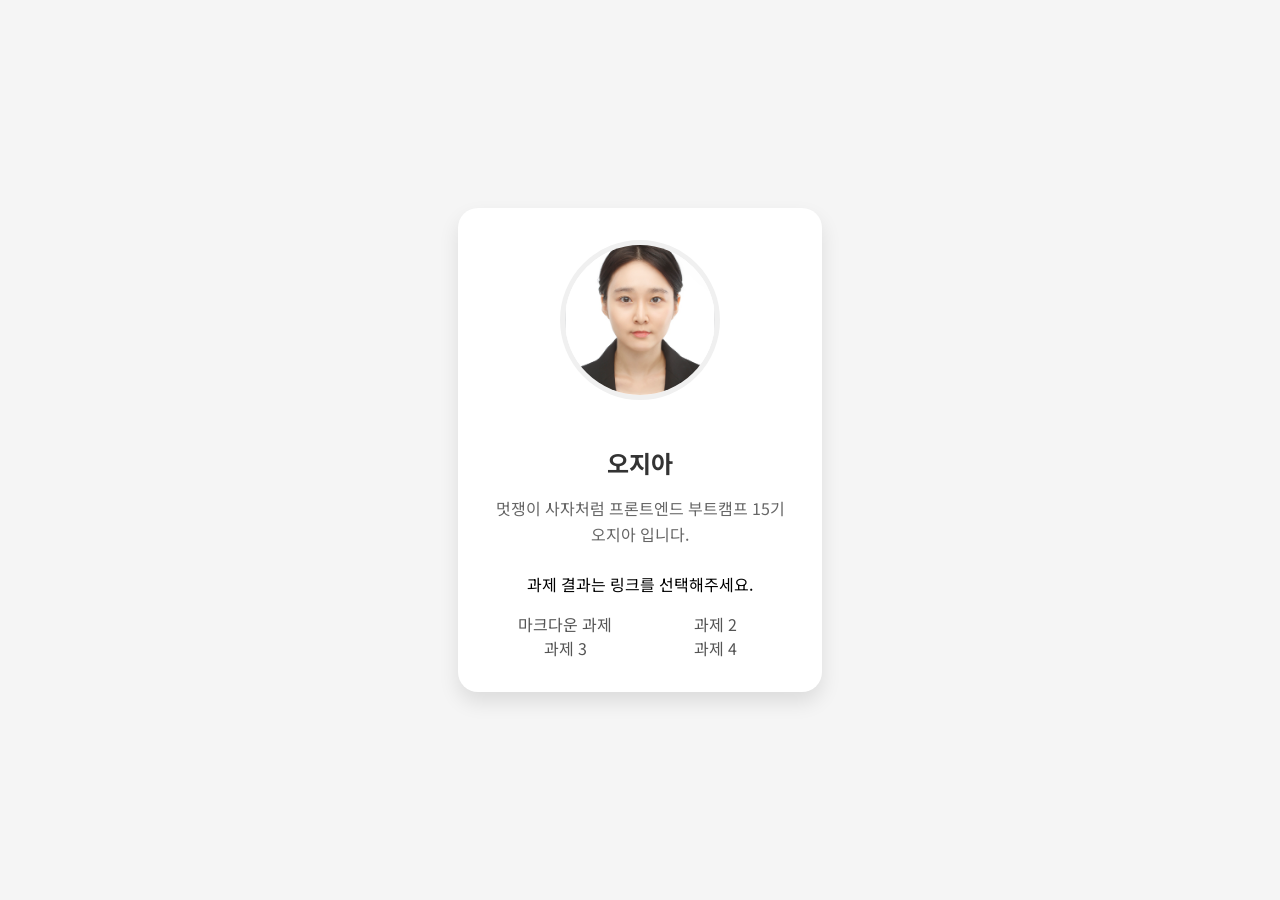
<file: index.html>
<!doctype html>
<html lang="ko">
  <head>
    <meta charset="UTF-8" />
    <meta name="viewport" content="width=device-width, initial-scale=1.0" />
    <title>HTML/CSS 과제</title>
    <style>
      body {
        margin: 0;
        padding: 0;
        font-family: 'Noto Sans KR', sans-serif;
        background-color: #f5f5f5;
        display: flex;
        justify-content: center;
        align-items: center;
        min-height: 100vh;
      }

      .profile-card {
        background: white;
        border-radius: 20px;
        box-shadow: 0 10px 20px rgba(0, 0, 0, 0.1);
        padding: 2rem;
        width: 300px;
        text-align: center;
      }

      .profile-image {
        width: 150px;
        height: 150px;
        border-radius: 50%;
        margin-bottom: 1.5rem;
        object-fit: cover;
        border: 5px solid #f0f0f0;
      }

      .name {
        font-size: 1.5rem;
        font-weight: bold;
        color: #333;
        margin-bottom: 0.5rem;
      }

      .bio {
        color: #666;
        line-height: 1.6;
        margin-bottom: 1.5rem;
      }

      .homework-links {
        display: flex;
        justify-content: center;
        flex-wrap: wrap;
        margin: 0;
        padding: 0;
        list-style: none;
      }

      .homework-links li {
        width: 50%;
      }

      .homework-links a {
        display: block;
        text-align: center;
        color: #555;
        text-decoration: none;
        transition: color 0.3s ease;
      }

      .homework-links a:hover {
        color: #007bff;
      }
    </style>
    <link href="https://fonts.googleapis.com/css2?family=Noto+Sans+KR:wght@400;700&display=swap" rel="stylesheet" />
    <link rel="stylesheet" href="https://cdnjs.cloudflare.com/ajax/libs/font-awesome/5.15.4/css/all.min.css" />
  </head>
  <body>
    <div class="profile-card">
      <!-- 상대 경로로 이미지 삽입하기 -->
      <img src="./src/assets/profiles/오지아.jpg" alt="오지아" class="profile-image" />
      <h1 class="name">오지아</h1>
      <p class="bio">멋쟁이 사자처럼 프론트엔드 부트캠프 15기 오지아 입니다.</p>
      <p>과제 결과는 링크를 선택해주세요.</p>
      <ul class="homework-links">
        <li><a href="./src/md/markdown.md">마크다운 과제</a></li>
        <li><a href="./src/avatars/avatars.html">과제 2</a></li>
        <li><a href="./src/login/login.html">과제 3</a></li>
        <li><a href="./src/apple/apple.html">과제 4</a></li>
      </ul>
    </div>
  </body>
</html>
</file>
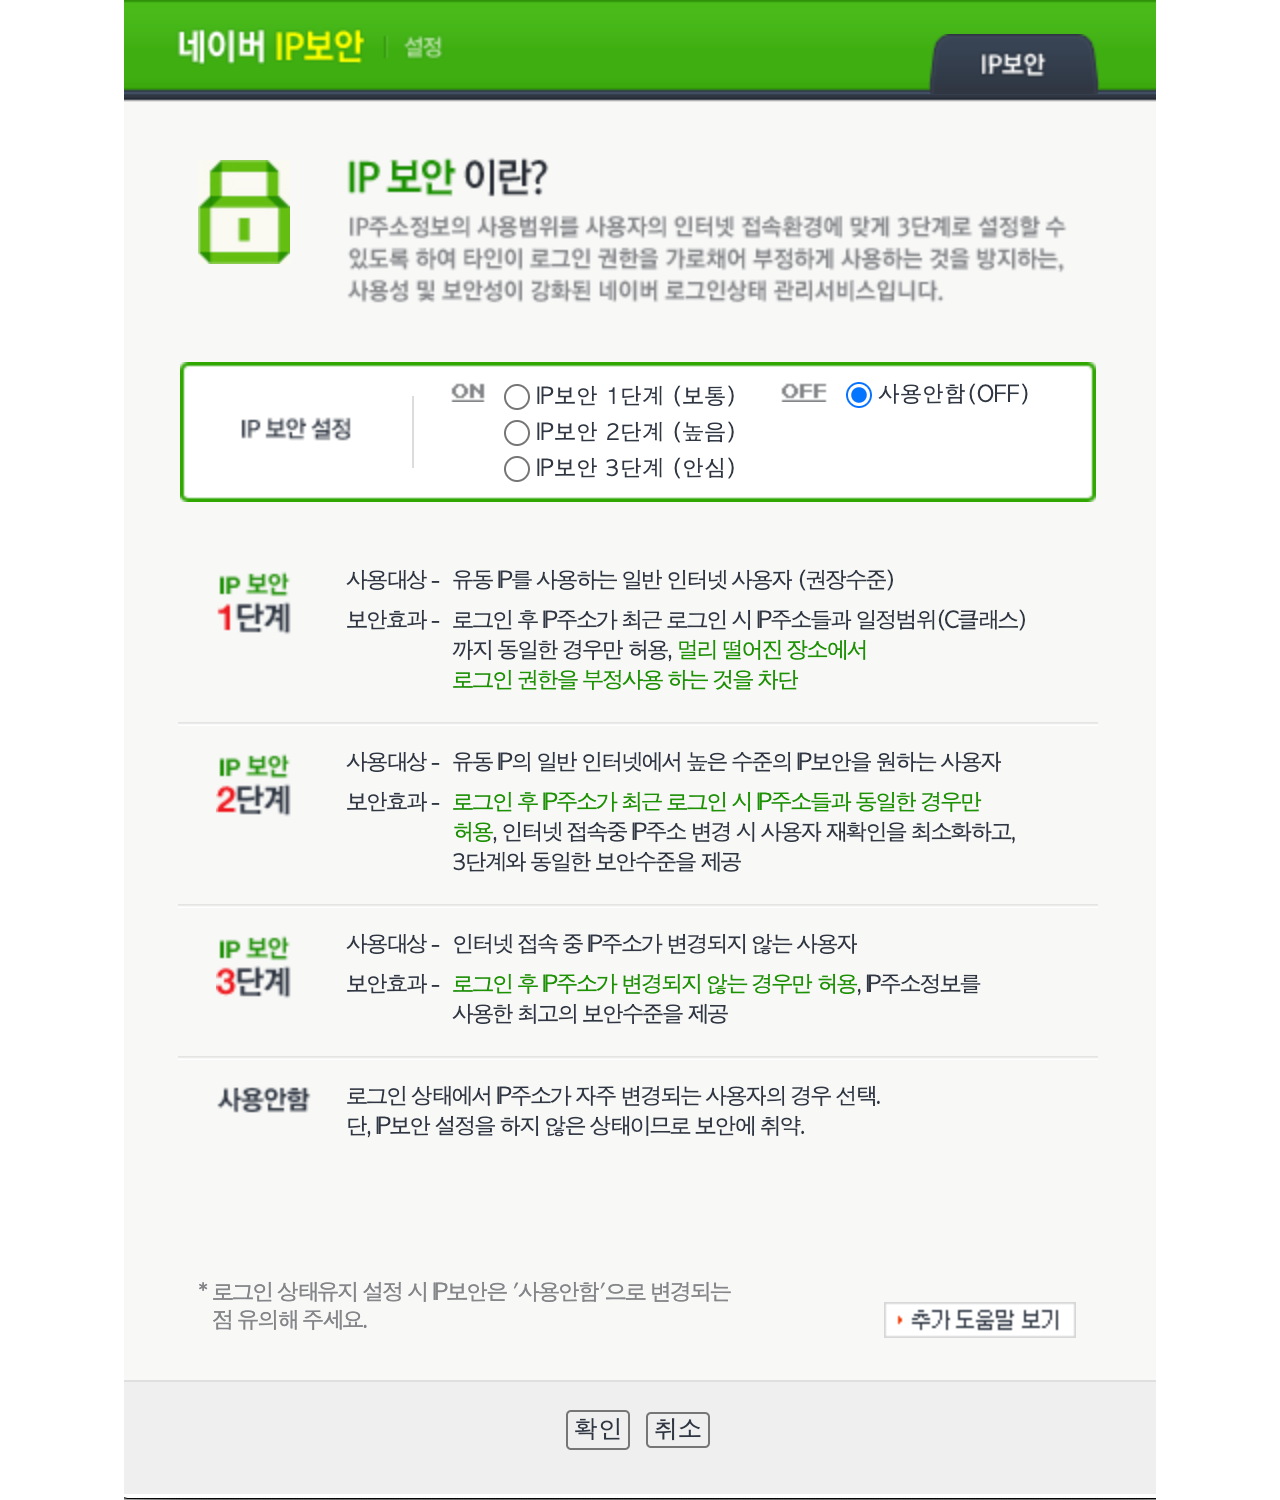
<file: src/login/pages/ip_security.html>
<!doctype html>
<html lang="ko">
  <head>
    <meta charset="UTF-8" />
    <meta name="viewport" content="width=device-width, initial-scale=1.0" />
    <title>네이버 IP 보안 로그인</title>
    <style>
      body {
        margin: 0;
      }

      div {
        display: flex;
        justify-content: center;
      }

      img {
        max-width: 100%;
        height: auto;
        margin: 0 auto;
      }
    </style>
  </head>

  <body>
    <div>
      <img src="./ip-security.png" alt="IP 보안 이란?..." />
    </div>
  </body>
</html>
</file>
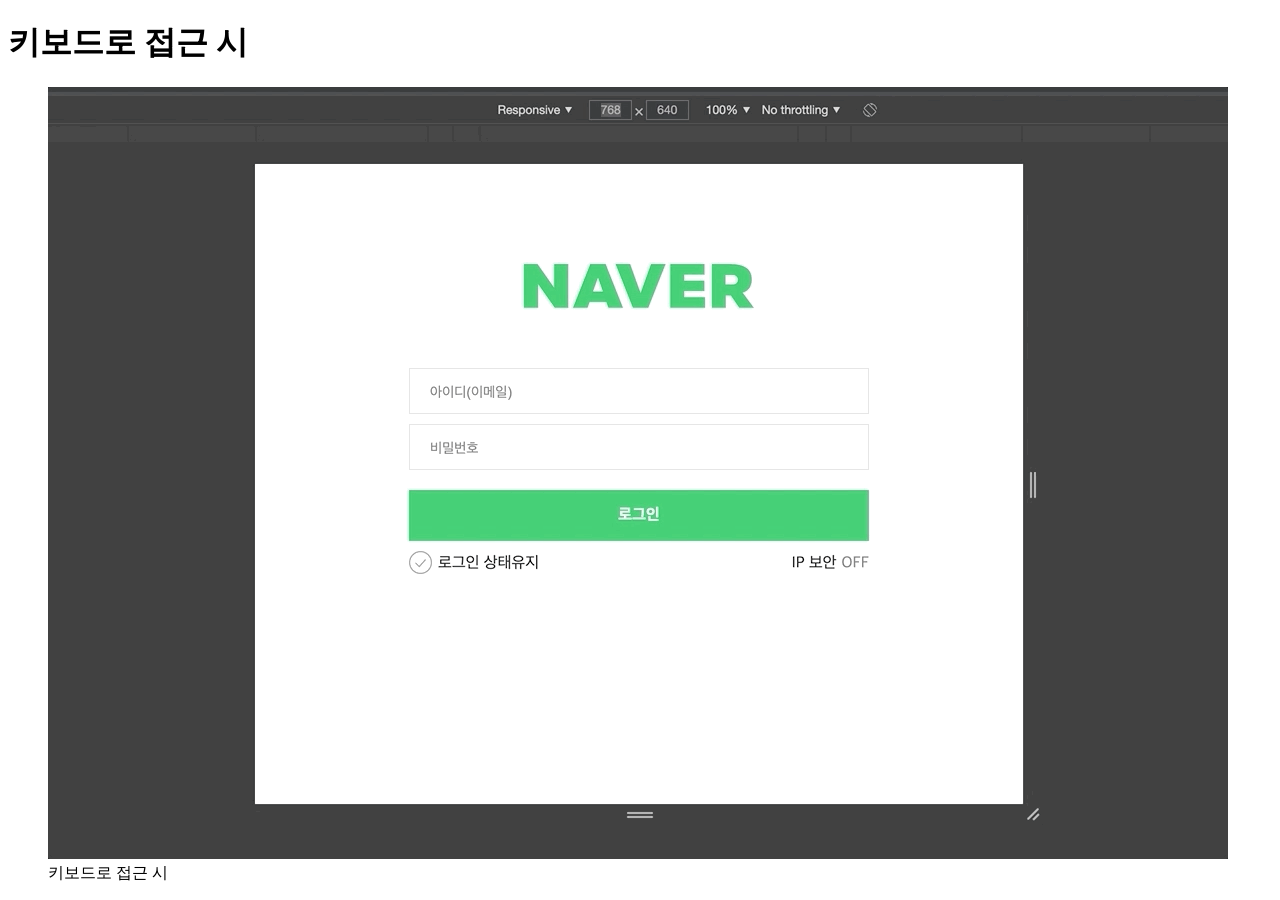
<file: src/login/preview/keyboard.html>
<!doctype html>
<html lang="ko">
  <head>
    <meta charset="UTF-8" />
    <meta name="viewport" content="width=device-width, initial-scale=1.0" />
    <title>키보드로 접근 시</title>
  </head>

  <body>
    <h1>키보드로 접근 시</h1>
    <figure>
      <img src="./images/keyboard.gif" alt="" />
      <figcaption>키보드로 접근 시</figcaption>
    </figure>
  </body>
</html>
</file>
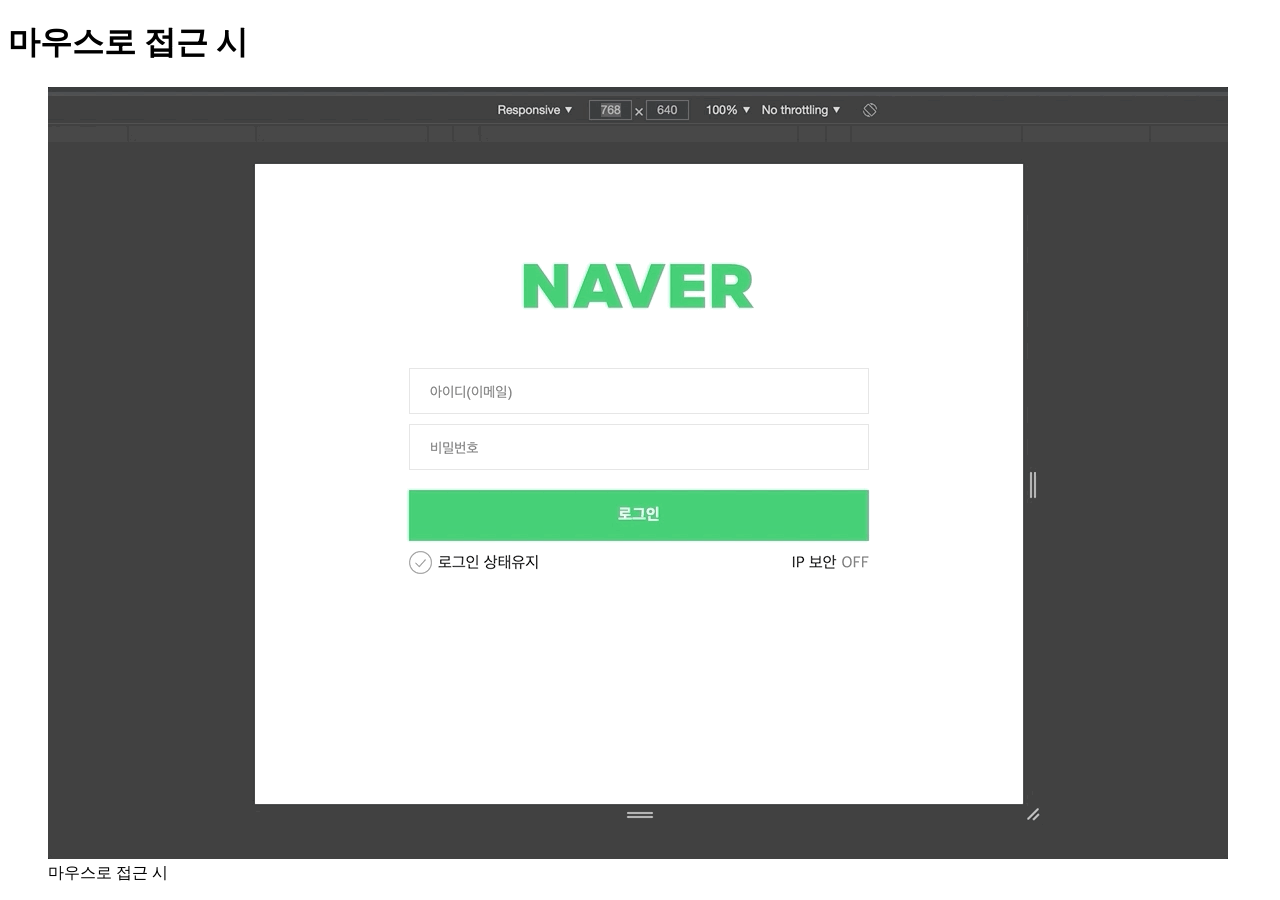
<file: src/login/preview/mouse.html>
<!doctype html>
<html lang="ko">
  <head>
    <meta charset="UTF-8" />
    <meta name="viewport" content="width=device-width, initial-scale=1.0" />
    <title>마우스로 접근 시</title>
  </head>

  <body>
    <h1>마우스로 접근 시</h1>
    <figure>
      <img src="./images/mouse.gif" alt="" />
      <figcaption>마우스로 접근 시</figcaption>
    </figure>
  </body>
</html>
</file>
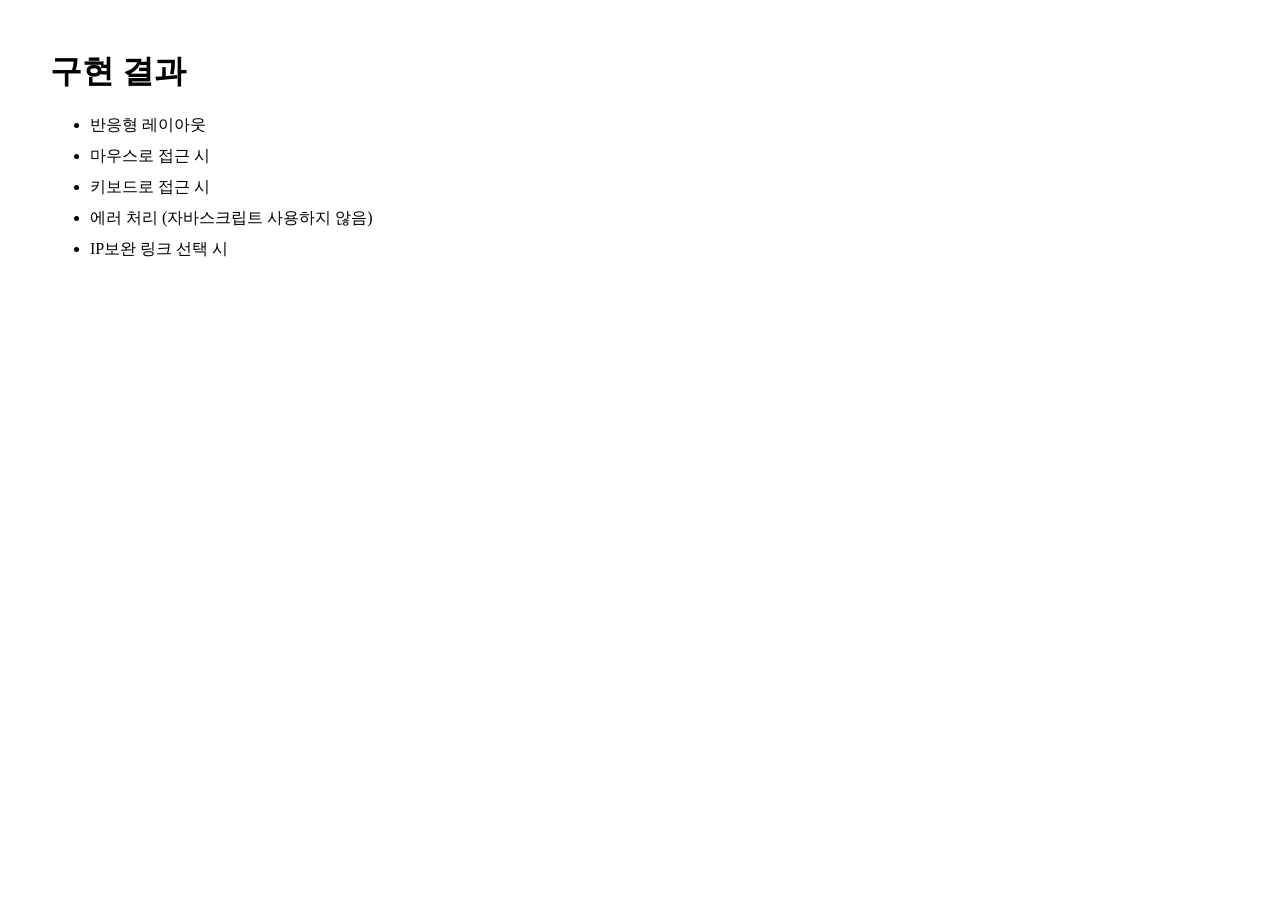
<file: src/login/preview/preview.html>
<!doctype html>
<html lang="ko">
  <head>
    <meta charset="UTF-8" />
    <meta name="viewport" content="width=device-width, initial-scale=1.0" />
    <title>네이버 IP 보안 로그인</title>
    <style>
      body{
        margin: 50px;
      }

      li{
        margin-block: 10px;
      }

      a{
        color: inherit;
        text-decoration: none;
      }
    </style>
  </head>

  <body>
    <h1>구현 결과</h1>
    <ul>
      <li><a href="./rwd.html">반응형 레이아웃</a></li>
      <li><a href="./mouse.html">마우스로 접근 시</a></li>
      <li><a href="./keyboard.html">키보드로 접근 시</a></li>
      <li><a href="./error.html">에러 처리 (자바스크립트 사용하지 않음)</a></li>
      <li><a href="./link.html">IP보완 링크 선택 시</a></li>
    </ul>
  </body>
</html>
</file>
